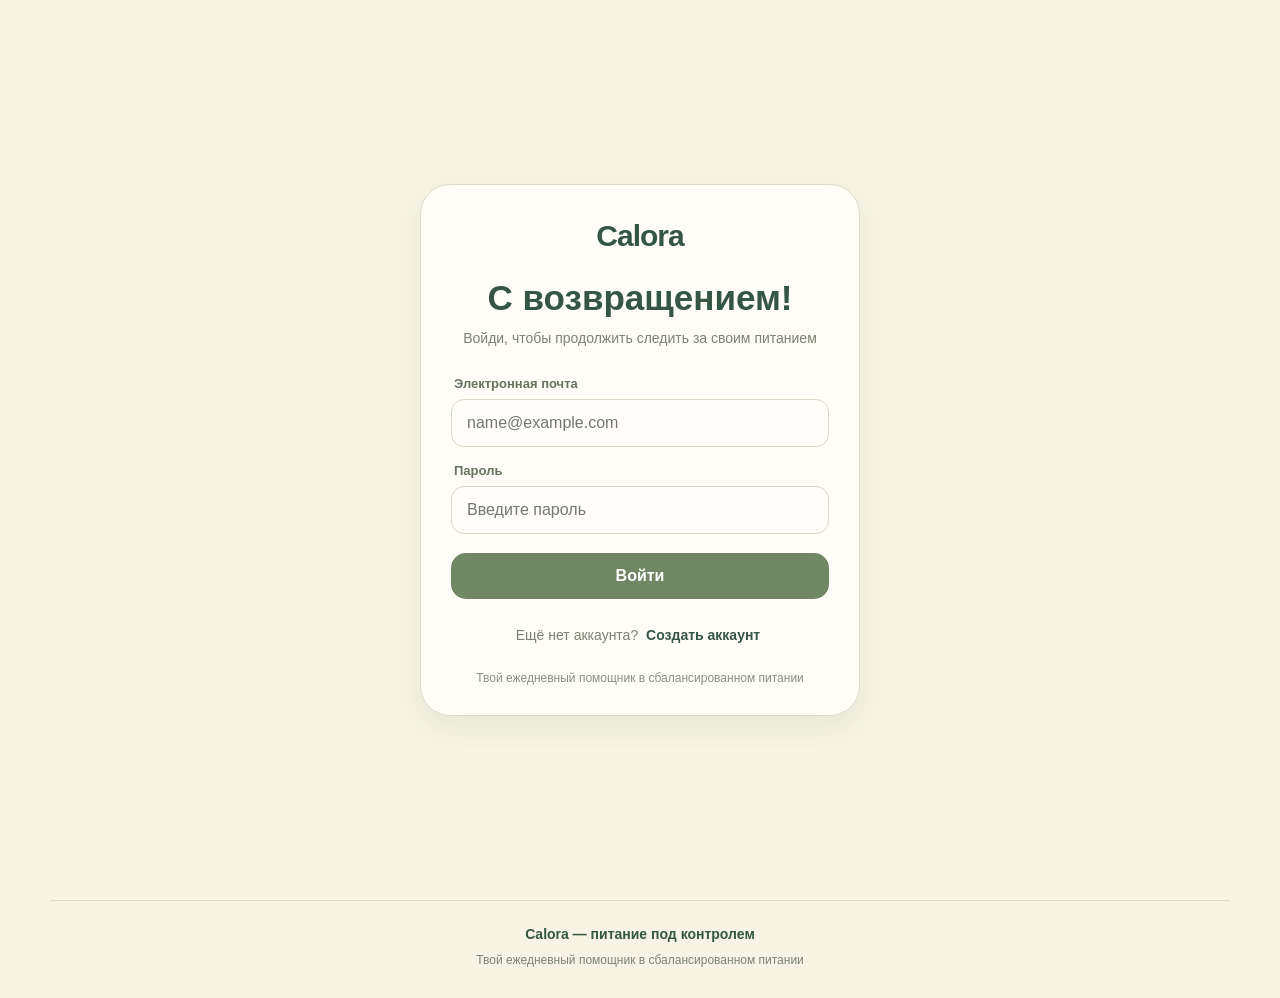
<file: index.html>
<!DOCTYPE html>
<html lang="ru">
<head>
  <meta charset="UTF-8">
  <meta name="viewport" content="width=device-width, initial-scale=1.0">
  <meta name="theme-color" content="#f7f4e5">
  <title>Calora — вход и регистрация</title>
  <link rel="stylesheet" href="css/style.css">
  <script src="js/common.js" defer></script>
  <script src="js/auth.js" defer></script>
</head>
<body>
  <main class="auth-wrap">
    <section class="auth-card" id="loginPanel">
      <a class="brand" href="index.html">Calora</a>
      <h1>С возвращением!</h1>
      <p class="subtitle">Войди, чтобы продолжить следить за своим питанием</p>
      <form id="loginForm">
        <label class="field"><span>Электронная почта</span><input name="email" autocomplete="email" placeholder="name@example.com" required type="email"></label>
        <label class="field"><span>Пароль</span><input name="password" autocomplete="current-password" minlength="4" placeholder="Введите пароль" required type="password"></label>
        <button class="primary-btn" type="submit">Войти</button>
      </form>
      <p class="auth-switch">Ещё нет аккаунта? <button class="text-btn" type="button" data-auth="register">Создать аккаунт</button></p>
      <p class="auth-note">Твой ежедневный помощник в сбалансированном питании</p>
    </section>
    <section class="auth-card hidden" id="registerPanel">
      <a class="brand" href="index.html">Calora</a>
      <h1>Создать аккаунт</h1>
      <p class="subtitle">Начни свой путь к полезным привычкам</p>
      <form id="registerForm">
        <label class="field"><span>Имя</span><input name="name" autocomplete="name" placeholder="Как к тебе обращаться?" required type="text"></label>
        <label class="field"><span>Электронная почта</span><input name="email" autocomplete="email" placeholder="name@example.com" required type="email"></label>
        <label class="field"><span>Пароль</span><input name="password" autocomplete="new-password" minlength="4" placeholder="Не менее 4 символов" required type="password"></label>
        <label class="field"><span>Цель по калориям в день</span><input name="goal" max="10000" min="500" required type="number" value="2100"></label>
        <button class="primary-btn" type="submit">Зарегистрироваться</button>
      </form>
      <p class="auth-switch">Уже есть аккаунт? <button class="text-btn" type="button" data-auth="login">Войти</button></p>
    </section>
  </main>
  <footer class="site-footer">
    <p>Calora — питание под контролем</p>
    <span>Твой ежедневный помощник в сбалансированном питании</span>
  </footer>
  <div class="toast" id="toast" role="status" aria-live="polite"></div>
</body>
</html>
</file>
<file: css/style.css>
*{box-sizing:border-box;margin:0;padding:0}:root{--cream:#f7f4e5;--cream-dark:#eeecd9;--green:#718763;--green-dark:#355640;--green-soft:#e3e8d3;--text:#193b2e;--muted:#7d8274;--white:#fffefa;--line:#d7dac6;--shadow:0 12px 35px rgba(48,66,42,.08)}html{scroll-behavior:smooth}body{min-height:100vh;background:var(--cream);color:var(--text);font-family:Arial,Helvetica,sans-serif}button,input,select{font:inherit}button,a{cursor:pointer}button:focus-visible,input:focus-visible,select:focus-visible,a:focus-visible{outline:3px solid #9cb58b;outline-offset:3px}a{color:inherit;text-decoration:none}.auth-wrap{position:relative;z-index:1;min-height:100vh;display:flex;align-items:center;justify-content:center;padding:28px 18px}.auth-card{width:min(100%,440px);padding:34px 30px 28px;background:rgb(255 254 250 / .92);border:1px solid var(--line);border-radius:30px;box-shadow:var(--shadow)}.hidden{display:none!important}.brand{display:block;text-align:center;color:var(--green-dark);font-size:30px;font-weight:800;letter-spacing:-1px;margin-bottom:25px}.brand-small{font-size:27px;margin:0;text-align:left}.auth-card h1{text-align:center;font-size:clamp(27px,6vw,35px);line-height:1.15;margin-bottom:10px;color:var(--green-dark)}.subtitle{text-align:center;color:var(--muted);font-size:14px;line-height:1.5;margin-bottom:27px}.field{display:block;margin-bottom:16px}.field span{display:block;margin:0 0 8px 3px;color:#66735e;font-size:13px;font-weight:700}.field input,.field select{width:100%;padding:14px 15px;border:1px solid var(--line);border-radius:13px;background:var(--white);color:var(--text);font-size:16px}.field input:focus,.field select:focus{outline:none;border-color:var(--green);box-shadow:0 0 0 3px rgb(113 135 99 / .13)}.primary-btn{border:0;border-radius:15px;padding:14px 18px;background:var(--green);color:#fff;font-weight:700;transition:background .2s}.primary-btn:hover{background:var(--green-dark)}.auth-card form>.primary-btn{width:100%;margin-top:3px}.auth-switch{text-align:center;margin-top:21px;color:var(--muted);font-size:14px;line-height:1.6}.text-btn,.small-link{border:0;background:none;color:var(--green-dark);font-weight:700;padding:4px}.auth-note{text-align:center;margin-top:18px;color:#8b9081;font-size:12px;line-height:1.5}.main-shell{position:relative;z-index:1;width:min(1180px,100%);margin:0 auto;padding:30px 28px 110px}.topbar{display:flex;align-items:center;justify-content:space-between;gap:18px;margin-bottom:30px}.top-actions{display:flex;align-items:center;gap:12px}.hello{color:var(--muted);font-size:14px}.secondary-btn{border:1px solid var(--line);border-radius:12px;background:var(--white);padding:11px 15px;color:var(--green-dark)}.page-title{font-size:clamp(28px,4vw,39px);letter-spacing:-1px;color:var(--green-dark);margin-bottom:7px}.page-lead{color:var(--muted);line-height:1.5;margin-bottom:26px}.dashboard-grid{display:grid;grid-template-columns:minmax(0,1.1fr) minmax(0,1fr);gap:20px}.panel{padding:24px;background:rgb(255 254 250 / .95);border:1px solid var(--line);border-radius:25px;box-shadow:var(--shadow)}.panel h2{font-size:19px;margin-bottom:18px}.calorie-panel{display:flex;align-items:center;gap:25px;min-height:260px}.ring{position:relative;display:grid;place-items:center;flex:none;width:190px;height:190px;border-radius:50%;background:conic-gradient(var(--green-dark) 0 74%,#e6e5d8 74% 100%)}.ring:before{position:absolute;inset:13px;border-radius:50%;background:var(--white);content:""}.ring-inner{position:relative;text-align:center;padding:12px}.ring-inner small,.ring-inner span{display:block;color:var(--muted);font-size:13px}.ring-inner small{margin-bottom:6px}.ring-inner strong{display:block;font-size:28px;white-space:nowrap}.ring-inner span{margin-top:6px}.calorie-copy p{color:var(--muted);font-size:14px;line-height:1.5}.tag{display:inline-block;margin-top:12px;padding:7px 10px;border-radius:20px;background:var(--green-soft);color:var(--green-dark);font-size:12px;font-weight:700}.stats-panel{grid-column:1/-1}.stats-grid{display:grid;grid-template-columns:repeat(3,minmax(0,1fr));gap:12px}.stat-card{display:flex;align-items:center;min-width:0;padding:17px;background:#f8f7ed;border-radius:17px}.stat-label{font-size:12px;color:var(--muted);margin-bottom:5px}.stat-value{font-size:20px;font-weight:800;color:#273c30}.stat-goal{font-size:11px;color:var(--muted);margin-top:4px}.section-head{display:flex;align-items:center;justify-content:space-between;gap:12px;margin:28px 0 15px}.section-head h2{font-size:21px}.meal-row{display:grid;grid-template-columns:repeat(3,minmax(0,1fr));gap:14px}.meal-card{display:flex;flex-direction:column;gap:7px;padding:18px;background:var(--white);border:1px solid var(--line);border-radius:18px}.meal-card strong{font-size:14px}.meal-card span{font-size:12px;color:var(--muted)}.quick-add{display:flex;align-items:center;justify-content:space-between;gap:14px;width:100%;margin-top:16px;padding:18px 20px;border:1px solid var(--line);border-radius:18px;background:var(--white);color:var(--text);font-weight:700;text-align:left}.quick-add span:last-child{color:var(--green-dark);font-size:13px}.scan-toolbar{display:flex;align-items:center;gap:12px;margin-bottom:20px}.search{flex:1;min-width:0;padding:13px 15px;border:1px solid var(--line);border-radius:14px;background:var(--white);color:var(--text)}.filter-select{padding:13px;border:1px solid var(--line);border-radius:14px;background:var(--white);color:var(--text)}.add-product-button{white-space:nowrap}.products-list{display:grid;gap:13px}.product{display:grid;grid-template-columns:minmax(0,1fr) auto;align-items:center;gap:16px;padding:18px;background:var(--white);border:1px solid var(--line);border-radius:20px}.product h3{font-size:16px;margin-bottom:6px}.product p{font-size:13px;color:var(--muted);line-height:1.5}.product-macros{display:flex;flex-wrap:wrap;gap:7px;margin-top:9px}.macro{padding:5px 8px;border-radius:8px;background:#f0f1e5;color:#596d4d;font-size:11px}.product-right{text-align:right}.product-right strong{display:block;font-size:19px;margin-bottom:5px}.product-right span{font-size:12px;color:var(--muted)}.product-actions{display:flex;justify-content:flex-end;gap:7px;margin-top:9px}.mini-btn{padding:7px 9px;border:1px solid var(--line);border-radius:9px;background:#fff;color:var(--green-dark);font-size:12px}.mini-btn.delete{color:#ba5149}.empty-state{padding:50px 20px;border:1px dashed var(--line);border-radius:20px;background:var(--white);color:var(--muted);text-align:center}.empty-state p{margin-top:8px}.bottom-nav{position:fixed;z-index:5;right:0;bottom:0;left:0;display:flex;justify-content:center;padding:10px 12px calc(10px + env(safe-area-inset-bottom));background:rgb(255 254 250 / .96);border-top:1px solid var(--line);backdrop-filter:blur(14px)}.nav-btn{flex:1;max-width:150px;padding:12px 6px;border:0;background:none;color:#737b6c;text-align:center;font-size:12px}.nav-btn.active{color:var(--green-dark);font-weight:700}.toast{position:fixed;z-index:10;bottom:90px;left:50%;display:none;max-width:90%;padding:12px 18px;transform:translateX(-50%);border-radius:13px;background:var(--green-dark);color:#fff;font-size:14px;text-align:center;box-shadow:var(--shadow)}.toast.show{display:block}.modal-backdrop{position:fixed;z-index:8;inset:0;display:none;align-items:center;justify-content:center;padding:18px;background:rgb(22 39 29 / .4)}.modal-backdrop.show{display:flex}.modal{width:min(100%,430px);max-height:90vh;overflow:auto;padding:24px;border-radius:24px;background:var(--white);box-shadow:var(--shadow)}.modal-head{display:flex;align-items:center;justify-content:space-between;gap:12px;margin-bottom:18px}.modal-head h2{font-size:22px}.close-modal{padding:9px 11px;border:1px solid var(--line);border-radius:10px;background:var(--cream);color:var(--green-dark);font-size:12px}.modal .field{margin-bottom:13px}.modal .field input,.modal .field select{padding:13px;border-radius:12px}.modal-grid{display:grid;grid-template-columns:1fr 1fr;gap:10px}.modal form>.primary-btn{width:100%}@media(max-width:767px){.main-shell{padding:20px 16px 105px}.topbar{margin-bottom:24px}.hello{display:none}.dashboard-grid{grid-template-columns:1fr}.stats-panel{grid-column:auto}.calorie-panel{min-height:0;flex-direction:column;gap:18px;padding:20px;text-align:center}.ring{width:155px;height:155px}.ring:before{inset:11px}.ring-inner strong{font-size:25px}.panel{padding:18px}.stats-grid{grid-template-columns:repeat(2,minmax(0,1fr));gap:9px}.stat-card{padding:13px}.stat-value{font-size:17px}.meal-row{grid-template-columns:1fr}.scan-toolbar{flex-wrap:wrap}.search{flex-basis:100%}.filter-select{flex:1}.product{grid-template-columns:1fr;gap:12px;padding:14px}.product-right{display:flex;align-items:center;justify-content:space-between;gap:10px;text-align:left}.product-actions{margin-top:0}.auth-card{padding:28px 20px 24px}.brand-small{font-size:25px}.nav-btn{font-size:11px;padding:11px 3px}}@media(min-width:768px){.calorie-panel{flex-direction:row;text-align:left}.meal-row{grid-template-columns:repeat(3,minmax(0,1fr))}}.site-footer{position:relative;z-index:1;width:min(1180px,100%);margin:0 auto;padding:22px 28px 28px;border-top:1px solid var(--line);text-align:center;color:var(--muted);font-size:12px;line-height:1.7}.site-footer p{color:var(--green-dark);font-size:14px;font-weight:700;margin-bottom:3px}@media(max-width:767px){.site-footer{padding:20px 16px 24px}}
</file>
